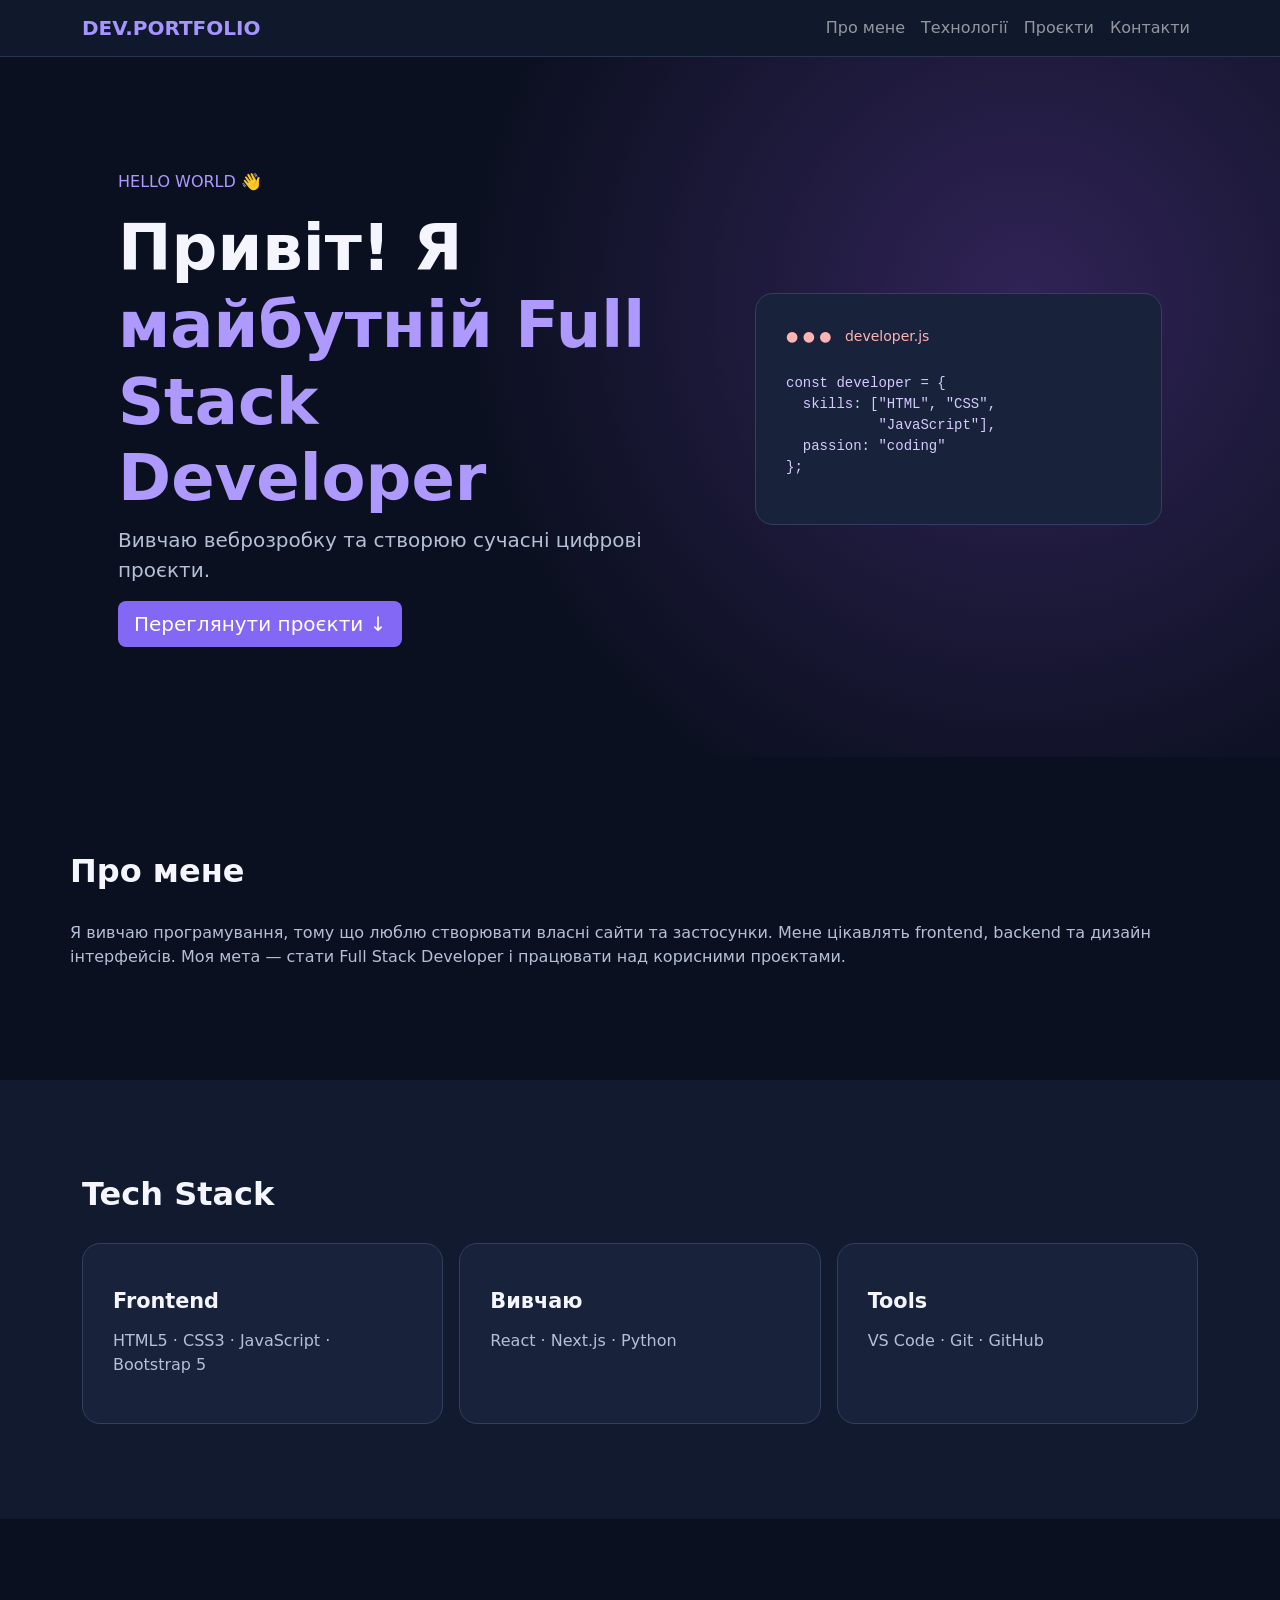
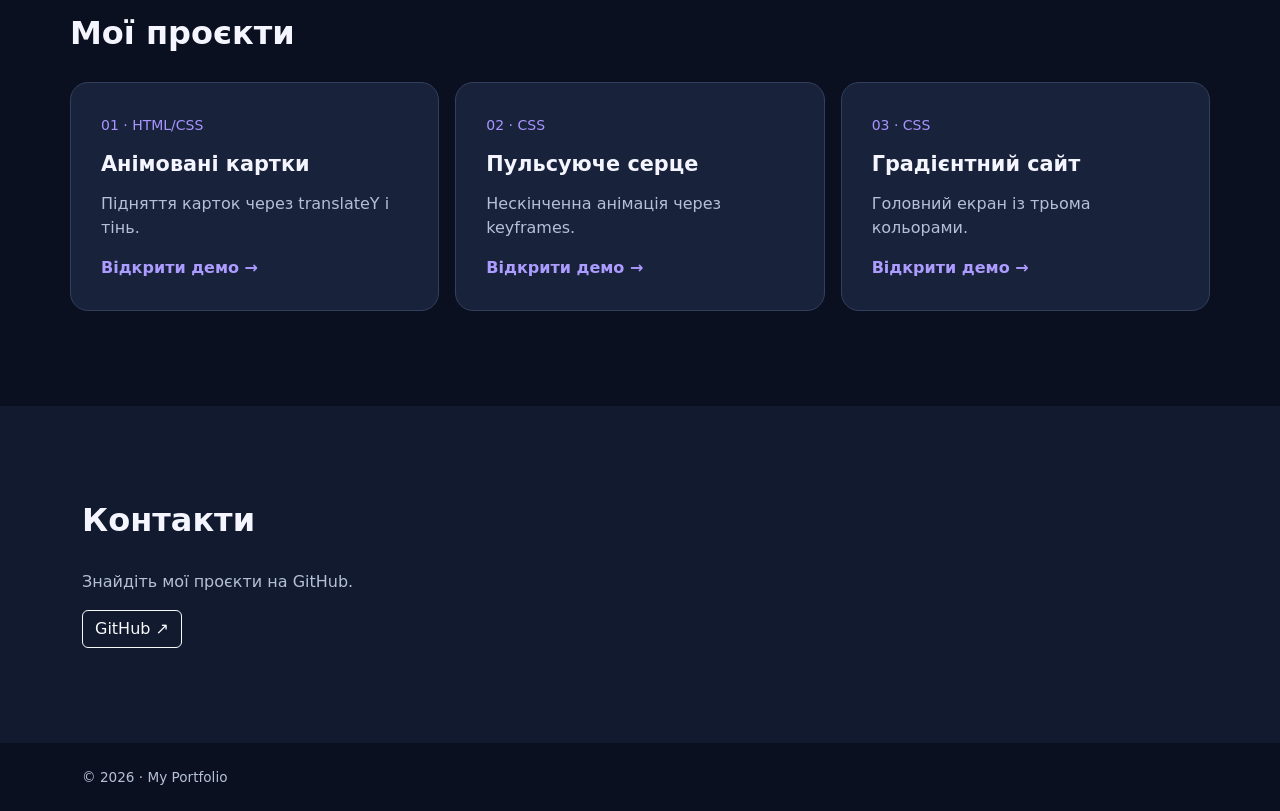
<file: index.html>
<!doctype html><html lang="uk"><head><meta charset="UTF-8"><meta name="viewport" content="width=device-width,initial-scale=1"><title>Портфоліо — Full Stack Developer</title><link href="https://cdn.jsdelivr.net/npm/bootstrap@5.3.3/dist/css/bootstrap.min.css" rel="stylesheet"><link rel="stylesheet" href="style.css"></head><body>
<nav class="navbar navbar-expand-lg navbar-dark fixed-top"><div class="container"><a class="navbar-brand" href="#home">DEV.PORTFOLIO</a><button class="navbar-toggler" type="button" data-bs-toggle="collapse" data-bs-target="#menu" aria-label="Меню"><span class="navbar-toggler-icon"></span></button><div class="collapse navbar-collapse" id="menu"><div class="navbar-nav ms-auto"><a class="nav-link" href="#about">Про мене</a><a class="nav-link" href="#stack">Технології</a><a class="nav-link" href="#projects">Проєкти</a><a class="nav-link" href="#contact">Контакти</a></div></div></div></nav>
<main><header id="home" class="hero"><div class="container row mx-auto align-items-center g-5"><div class="col-md-7"><p class="eyebrow">HELLO WORLD 👋</p><h1>Привіт! Я <span>майбутній Full Stack Developer</span></h1><p class="lead">Вивчаю веброзробку та створюю сучасні цифрові проєкти.</p><a class="btn btn-primary btn-lg" href="#projects">Переглянути проєкти ↓</a></div><div class="col-md-5"><div class="code"><small>● ● ● &nbsp; developer.js</small><pre>const developer = {
  skills: ["HTML", "CSS",
           "JavaScript"],
  passion: "coding"
};</pre></div></div></div></header>
<section id="about" class="section container"><h2>Про мене</h2><p>Я вивчаю програмування, тому що люблю створювати власні сайти та застосунки. Мене цікавлять frontend, backend та дизайн інтерфейсів. Моя мета — стати Full Stack Developer і працювати над корисними проєктами.</p></section>
<section id="stack" class="section shade"><div class="container"><h2>Tech Stack</h2><div class="row g-3"><div class="col-md-4"><div class="panel"><h3>Frontend</h3><p>HTML5 · CSS3 · JavaScript · Bootstrap 5</p></div></div><div class="col-md-4"><div class="panel"><h3>Вивчаю</h3><p>React · Next.js · Python</p></div></div><div class="col-md-4"><div class="panel"><h3>Tools</h3><p>VS Code · Git · GitHub</p></div></div></div></div></section>
<section id="projects" class="section container"><h2>Мої проєкти</h2><div class="row g-3"><div class="col-md-4"><article class="panel"><small>01 · HTML/CSS</small><h3>Анімовані картки</h3><p>Підняття карток через translateY і тінь.</p><a href="demos/cards.html">Відкрити демо →</a></article></div><div class="col-md-4"><article class="panel"><small>02 · CSS</small><h3>Пульсуюче серце</h3><p>Нескінченна анімація через keyframes.</p><a href="demos/heart.html">Відкрити демо →</a></article></div><div class="col-md-4"><article class="panel"><small>03 · CSS</small><h3>Градієнтний сайт</h3><p>Головний екран із трьома кольорами.</p><a href="demos/gradient.html">Відкрити демо →</a></article></div></div></section>
<section id="contact" class="section shade"><div class="container"><h2>Контакти</h2><p>Знайдіть мої проєкти на GitHub.</p><a class="btn btn-outline-light" href="https://github.com/daniilrudenko077-dot">GitHub ↗</a></div></section></main><footer class="container py-4">© 2026 · My Portfolio</footer><script src="https://cdn.jsdelivr.net/npm/bootstrap@5.3.3/dist/js/bootstrap.bundle.min.js"></script></body></html>
</file>
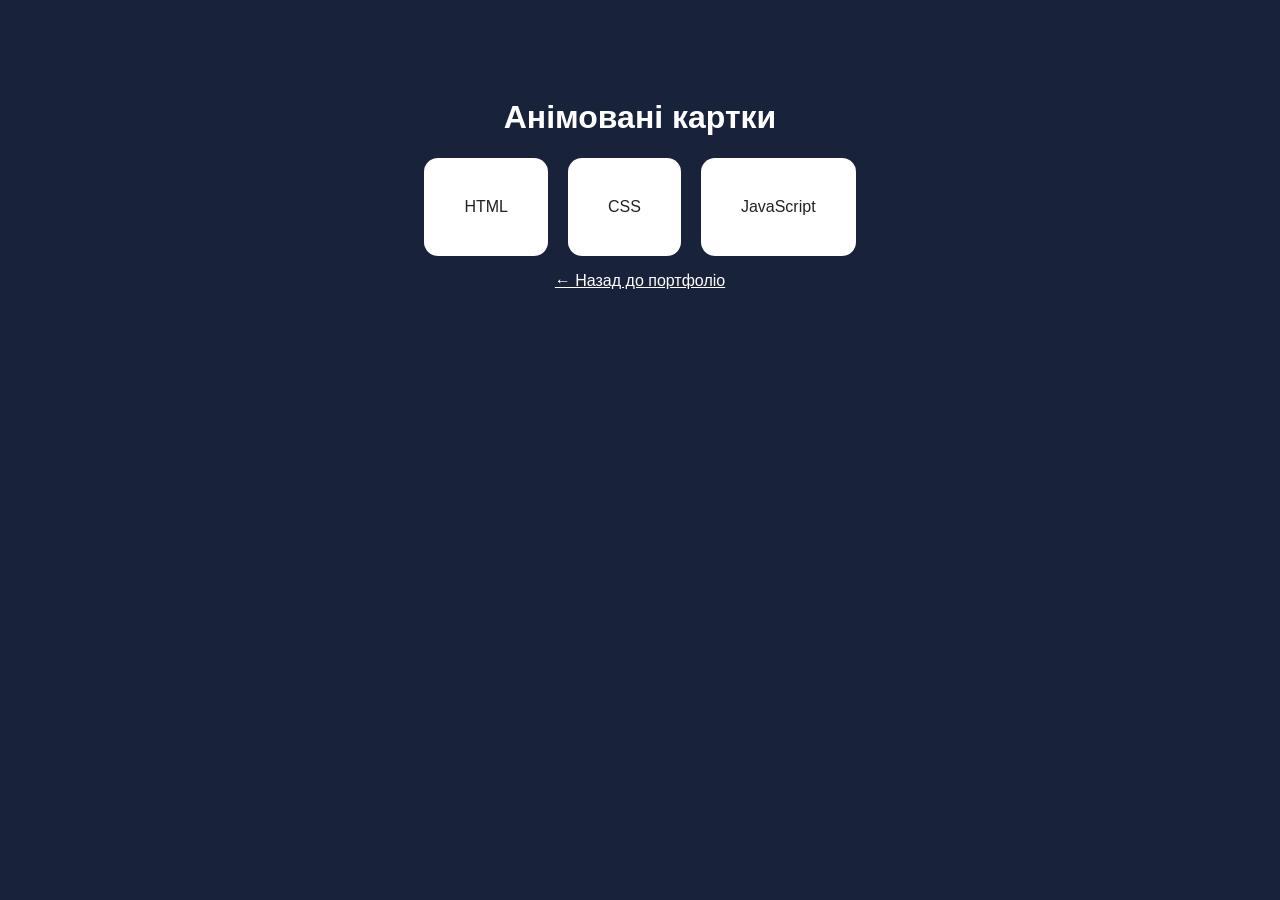
<file: demos/cards.html>
<!doctype html><html lang="uk"><head><meta charset="UTF-8"><meta name="viewport" content="width=device-width,initial-scale=1"><style>body{font-family:Arial;text-align:center;background:#18223b;color:white;padding:70px 20px}a{color:inherit}</style><title>Анімовані картки</title><style>.cards{display:flex;gap:20px;justify-content:center;flex-wrap:wrap}.card{padding:40px;background:white;color:#222;border-radius:14px;transition:.3s}.card:hover{transform:translateY(-15px);box-shadow:0 15px 30px #0005}</style></head><body><h1>Анімовані картки</h1><div class="cards"><div class="card">HTML</div><div class="card">CSS</div><div class="card">JavaScript</div></div><p><a href="../index.html#projects">← Назад до портфоліо</a></p></body></html>
</file>
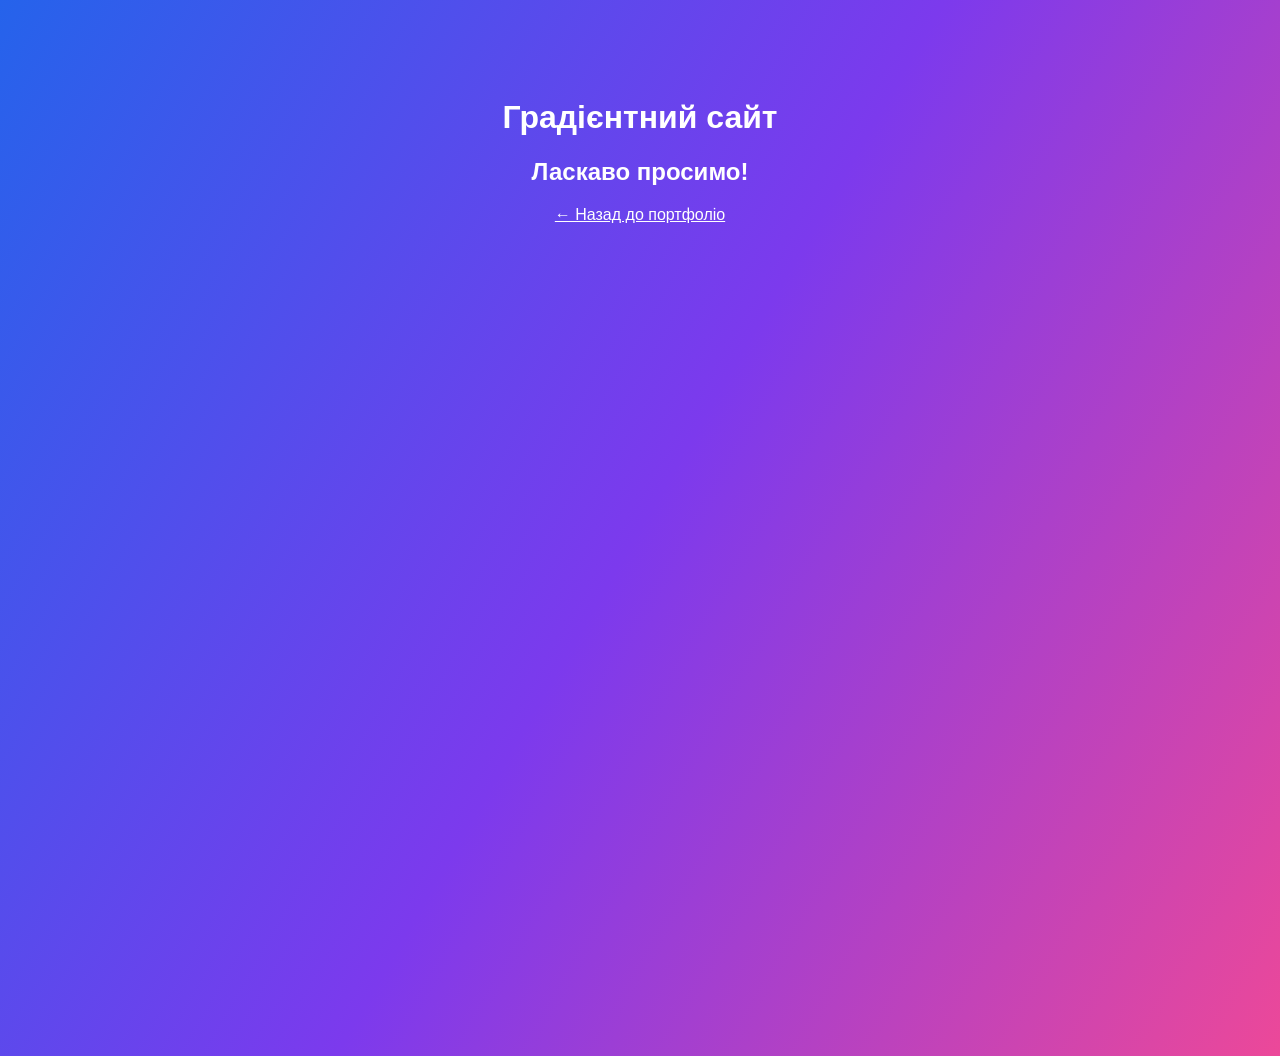
<file: demos/gradient.html>
<!doctype html><html lang="uk"><head><meta charset="UTF-8"><meta name="viewport" content="width=device-width,initial-scale=1"><style>body{font-family:Arial;text-align:center;background:#18223b;color:white;padding:70px 20px}a{color:inherit}</style><title>Градієнтний сайт</title><style>body{background:linear-gradient(120deg,#2563eb,#7c3aed,#ec4899);min-height:100vh}</style></head><body><h1>Градієнтний сайт</h1><h2>Ласкаво просимо!</h2><p><a href="../index.html#projects">← Назад до портфоліо</a></p></body></html>
</file>
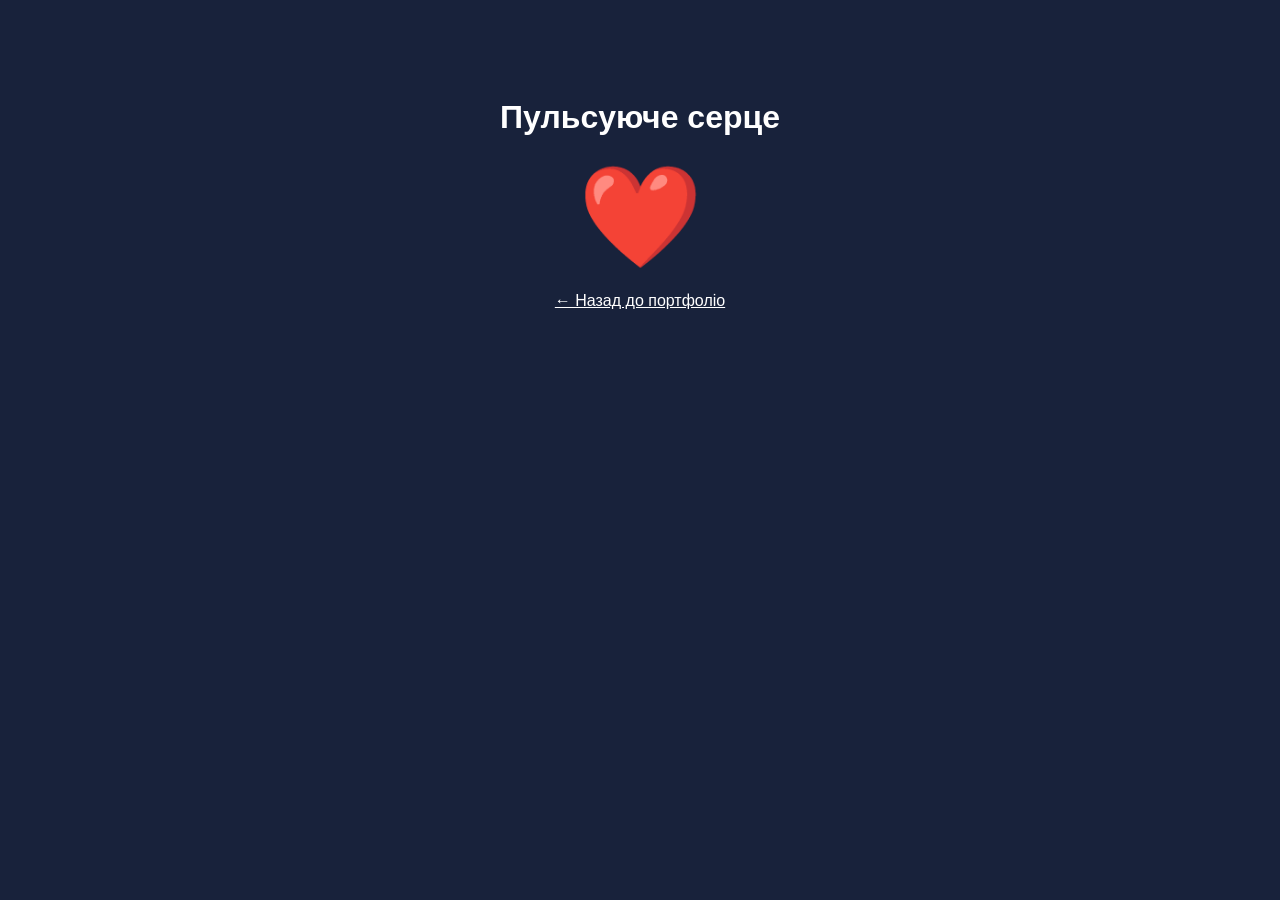
<file: demos/heart.html>
<!doctype html><html lang="uk"><head><meta charset="UTF-8"><meta name="viewport" content="width=device-width,initial-scale=1"><style>body{font-family:Arial;text-align:center;background:#18223b;color:white;padding:70px 20px}a{color:inherit}</style><title>Пульсуюче серце</title><style>.heart{font-size:100px;display:inline-block;animation:pulse 1s infinite}@keyframes pulse{50%{transform:scale(1.3)}}</style></head><body><h1>Пульсуюче серце</h1><div class="heart">❤️</div><p><a href="../index.html#projects">← Назад до портфоліо</a></p></body></html>
</file>
<file: style.css>
html{scroll-behavior:smooth;scroll-padding-top:70px}body{background:#0b1020;color:#f4f5ff;font-family:system-ui,sans-serif}.navbar{background:#10182b;border-bottom:1px solid #293450}.navbar-brand{font-weight:800;color:#a694ff!important}.hero{padding:170px 0 110px;background:radial-gradient(circle at 80% 40%,#302356,transparent 50%)}h1{font-size:clamp(2.5rem,5vw,4.5rem);font-weight:800}h1 span,.eyebrow{color:#ae99ff}.lead,section p,footer{color:#b5c0d6}.btn-primary{background:#8268f5;border:0}.btn-primary:hover{background:#a08bff}.code,.panel{background:#18223b;border:1px solid #33405d;border-radius:18px;padding:30px;height:100%}.code pre{white-space:pre-wrap;color:#d6caff;margin-top:25px}.code small{color:#ffb3b3}.section{padding:95px 0}.section h2{font-weight:800;margin-bottom:30px}.shade{background:#111a2e}.panel h3{font-size:1.3rem;font-weight:700;margin:15px 0}.panel a{color:#ad9cff;text-decoration:none;font-weight:700}.panel small{color:#a895ff}footer{font-size:.85rem}
</file>
